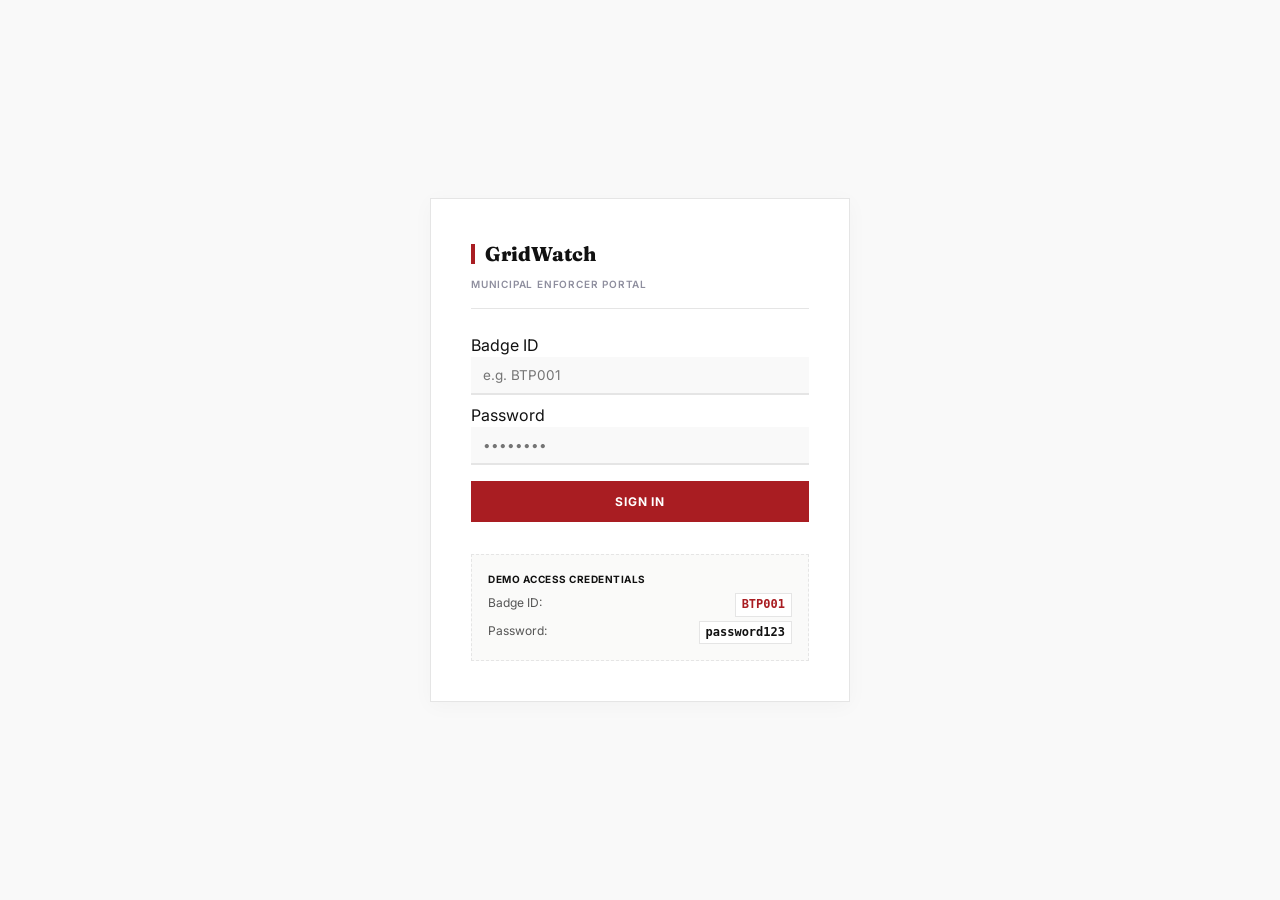
<file: frontend/index.html>
<!DOCTYPE html>
<html>
<head>
    <script>
        if (sessionStorage.getItem('session_token')) {
            window.location.replace("analysis.html");
        } else {
            window.location.replace("login.html");
        }
    </script>
</head>
<body>
    Redirecting...
</body>
</html>
</file>
<file: frontend/shared/theme.css>
/* ==========================================================================
   GridWatch — Shared Theme & Design System
   ========================================================================== */

/* Typography Reset & Font Imports */
@import url('https://fonts.googleapis.com/css2?family=Fraunces:ital,opsz,wght@0,9..144,300;0,9..144,400;0,9..144,500;0,9..144,600;0,9..144,700;0,9..144,800;1,9..144,400&family=Inter:wght@300;400;500;600;700;800&display=swap');

*, *::before, *::after {
    margin: 0;
    padding: 0;
    box-sizing: border-box;
}

:root {
    /* Brand Accent Colors */
    --primary-color: #a91d22;
    --primary-hover: #d32f2f;
    --primary-active: #9b111e;
    
    /* Text Charcoal & Gray scale */
    --text-primary: #111111;
    --text-secondary: #555555;
    --text-muted: #8e8e9e;
    
    /* Borders & Backgrounds */
    --border-color: #e5e5e5;
    --bg-white: #ffffff;
    --bg-light: #f9f9f9;
    --bg-neutral-light: #fafaf9;
    --bg-neutral-dark: #1e293b;
    
    /* Typography Font stacks */
    --font-serif: 'Fraunces', Georgia, serif;
    --font-sans: 'Inter', -apple-system, BlinkMacSystemFont, "Segoe UI", Roboto, Helvetica, Arial, sans-serif;
}

body {
    font-family: var(--font-sans);
    background-color: var(--bg-white);
    color: var(--text-primary);
    overflow: hidden;
    line-height: 1.5;
    -webkit-font-smoothing: antialiased;
    -moz-osx-font-smoothing: grayscale;
}

/* ==========================================================================
   SHARED NAV BAR
   ========================================================================== */
.app-navbar {
    height: 64px;
    background-color: var(--bg-white);
    border-bottom: 1px solid var(--border-color);
    display: flex;
    align-items: center;
    justify-content: space-between;
    padding: 0 40px;
    z-index: 1100;
    flex-shrink: 0;
    font-family: var(--font-sans);
}

.app-navbar .nav-brand {
    display: flex;
    align-items: center;
    gap: 12px;
}

.app-navbar .logo-accent {
    width: 5px;
    height: 24px;
    background-color: var(--primary-color);
}

.app-navbar .brand-text {
    display: flex;
    flex-direction: column;
}

.app-navbar .brand-title {
    font-family: var(--font-serif);
    font-size: 20px;
    font-weight: 800;
    letter-spacing: -0.02em;
    color: var(--text-primary);
    line-height: 1;
}

.app-navbar .brand-subtitle {
    font-size: 8.5px;
    font-weight: 600;
    text-transform: uppercase;
    color: var(--text-muted);
    letter-spacing: 0.08em;
    margin-top: 2px;
}

.app-navbar .nav-menu {
    display: flex;
    gap: 32px;
    align-items: center;
}

.app-navbar .nav-link {
    font-size: 13px;
    font-weight: 600;
    text-transform: uppercase;
    letter-spacing: 0.06em;
    color: var(--text-secondary);
    text-decoration: none;
    border-bottom: 2px solid transparent;
    padding: 21px 0;
    transition: all 0.2s ease;
}

.app-navbar .nav-link:hover {
    color: var(--text-primary);
}

.app-navbar .nav-link.active {
    color: var(--primary-color);
    border-bottom-color: var(--primary-color);
}

.app-navbar .btn-logout {
    font-family: var(--font-sans);
    font-size: 11px;
    font-weight: 700;
    text-transform: uppercase;
    letter-spacing: 0.05em;
    color: var(--text-secondary);
    background: transparent;
    border: 1px solid var(--border-color);
    padding: 8px 16px;
    cursor: pointer;
    transition: all 0.2s ease;
}

.app-navbar .btn-logout:hover {
    color: var(--primary-color);
    border-color: var(--primary-color);
    background-color: #fafafa;
}

/* ==========================================================================
   COMMON PAGE STRUCTURES & HEADERS
   ========================================================================= */
.editorial-container {
    display: flex;
    flex-direction: column;
    height: 100vh;
    width: 100vw;
}

.editorial-header {
    height: 80px;
    background-color: var(--bg-white);
    border-bottom: 1px solid var(--border-color);
    display: flex;
    align-items: center;
    justify-content: space-between;
    padding: 0 40px;
    z-index: 1000;
    flex-shrink: 0;
}

/* KPI Sub-header layout */
.kpi-only-header {
    height: 50px;
    justify-content: flex-end;
    background-color: var(--bg-white);
    border-bottom: 1px solid var(--border-color);
    padding: 0 40px;
    display: flex;
    align-items: center;
}

.kpi-ticker {
    display: flex;
    gap: 32px;
}

.kpi-item {
    display: flex;
    flex-direction: column;
    align-items: flex-end;
    border-left: 1px solid var(--border-color);
    padding-left: 20px;
}

.kpi-only-header .kpi-item {
    height: 28px;
    justify-content: center;
}

.kpi-num {
    font-family: var(--font-serif);
    font-size: 22px;
    font-weight: 700;
    color: var(--text-primary);
    line-height: 1.1;
}

.kpi-only-header .kpi-num {
    font-size: 18px;
}

.kpi-label {
    font-family: var(--font-sans);
    font-size: 9px;
    font-weight: 600;
    text-transform: uppercase;
    color: var(--text-muted);
    letter-spacing: 0.06em;
    margin-top: 4px;
}

.kpi-only-header .kpi-label {
    margin-top: 1px;
    font-size: 8px;
}

/* Placeholder Page Layout */
.placeholder-page {
    flex-grow: 1;
    display: flex;
    flex-direction: column;
    align-items: center;
    justify-content: center;
    background-color: var(--bg-light);
    padding: 40px;
    text-align: center;
}

.placeholder-page h1 {
    font-family: var(--font-serif);
    font-size: 40px;
    font-weight: 800;
    color: var(--text-primary);
    margin-bottom: 12px;
}

.placeholder-page p {
    font-family: var(--font-sans);
    font-size: 15px;
    color: var(--text-secondary);
}

/* ==========================================================================
   BUTTONS & FORM CONTROLS
   ========================================================================== */
.btn-primary {
    font-family: var(--font-sans);
    font-size: 12px;
    font-weight: 700;
    text-transform: uppercase;
    letter-spacing: 0.06em;
    color: var(--bg-white);
    background-color: var(--primary-color);
    border: none;
    padding: 13px 20px;
    cursor: pointer;
    transition: background-color 0.2s ease;
    text-align: center;
    width: 100%;
    margin-top: 6px;
}

.btn-primary:hover {
    background-color: var(--primary-hover);
}

.btn-primary:active {
    background-color: var(--primary-active);
}

/* Select, Input, Range styling */
.form-select, .form-input {
    font-family: var(--font-sans);
    font-size: 13.5px;
    color: var(--text-primary);
    padding: 10px 12px;
    background-color: var(--bg-light);
    border: none;
    border-bottom: 2px solid var(--border-color);
    outline: none;
    width: 100%;
    transition: all 0.2s ease;
    border-radius: 0;
    appearance: none;
}

.form-select:focus, .form-input:focus {
    border-bottom-color: var(--primary-color);
    background-color: var(--bg-white);
}

.form-range {
    height: 2px;
    -webkit-appearance: none;
    background: var(--border-color);
    border-radius: 0;
    cursor: pointer;
    width: 100%;
    outline: none;
    margin: 12px 0;
}

.form-range::-webkit-slider-thumb {
    -webkit-appearance: none;
    width: 12px;
    height: 12px;
    border-radius: 50%;
    background: var(--primary-color);
    transition: transform 0.15s ease;
}

.form-range::-webkit-slider-thumb:hover {
    transform: scale(1.3);
}

/* Editorial Switch */
.editorial-switch {
    position: relative;
    display: inline-block;
    width: 36px;
    height: 20px;
    flex-shrink: 0;
}

.editorial-switch input {
    opacity: 0;
    width: 0;
    height: 0;
}

.switch-slider {
    position: absolute;
    cursor: pointer;
    top: 0;
    left: 0;
    right: 0;
    bottom: 0;
    background-color: var(--border-color);
    transition: .2s;
    border-radius: 20px;
}

.switch-slider:before {
    position: absolute;
    content: "";
    height: 14px;
    width: 14px;
    left: 3px;
    bottom: 3px;
    background-color: var(--bg-white);
    transition: .2s;
    border-radius: 50%;
}

input:checked + .switch-slider {
    background-color: var(--primary-color);
}

input:checked + .switch-slider:before {
    transform: translateX(16px);
}

/* ==========================================================================
   CARDS & BADGES
   ========================================================================== */
.card-badge {
    font-family: var(--font-sans);
    font-size: 9px;
    font-weight: 700;
    text-transform: uppercase;
    padding: 2px 6px;
    letter-spacing: 0.05em;
    border-radius: 2px;
    white-space: nowrap;
    border: 1px solid transparent;
}

.card-badge.high { background: #fdf2f2; color: var(--primary-color); border-color: #f8d7da; }
.card-badge.med  { background: #fff9e6; color: #d97706; border-color: #ffebaa; }
.card-badge.low  { background: #eef8f0; color: #2e7d32; border-color: #d1e7dd; }
</file>
